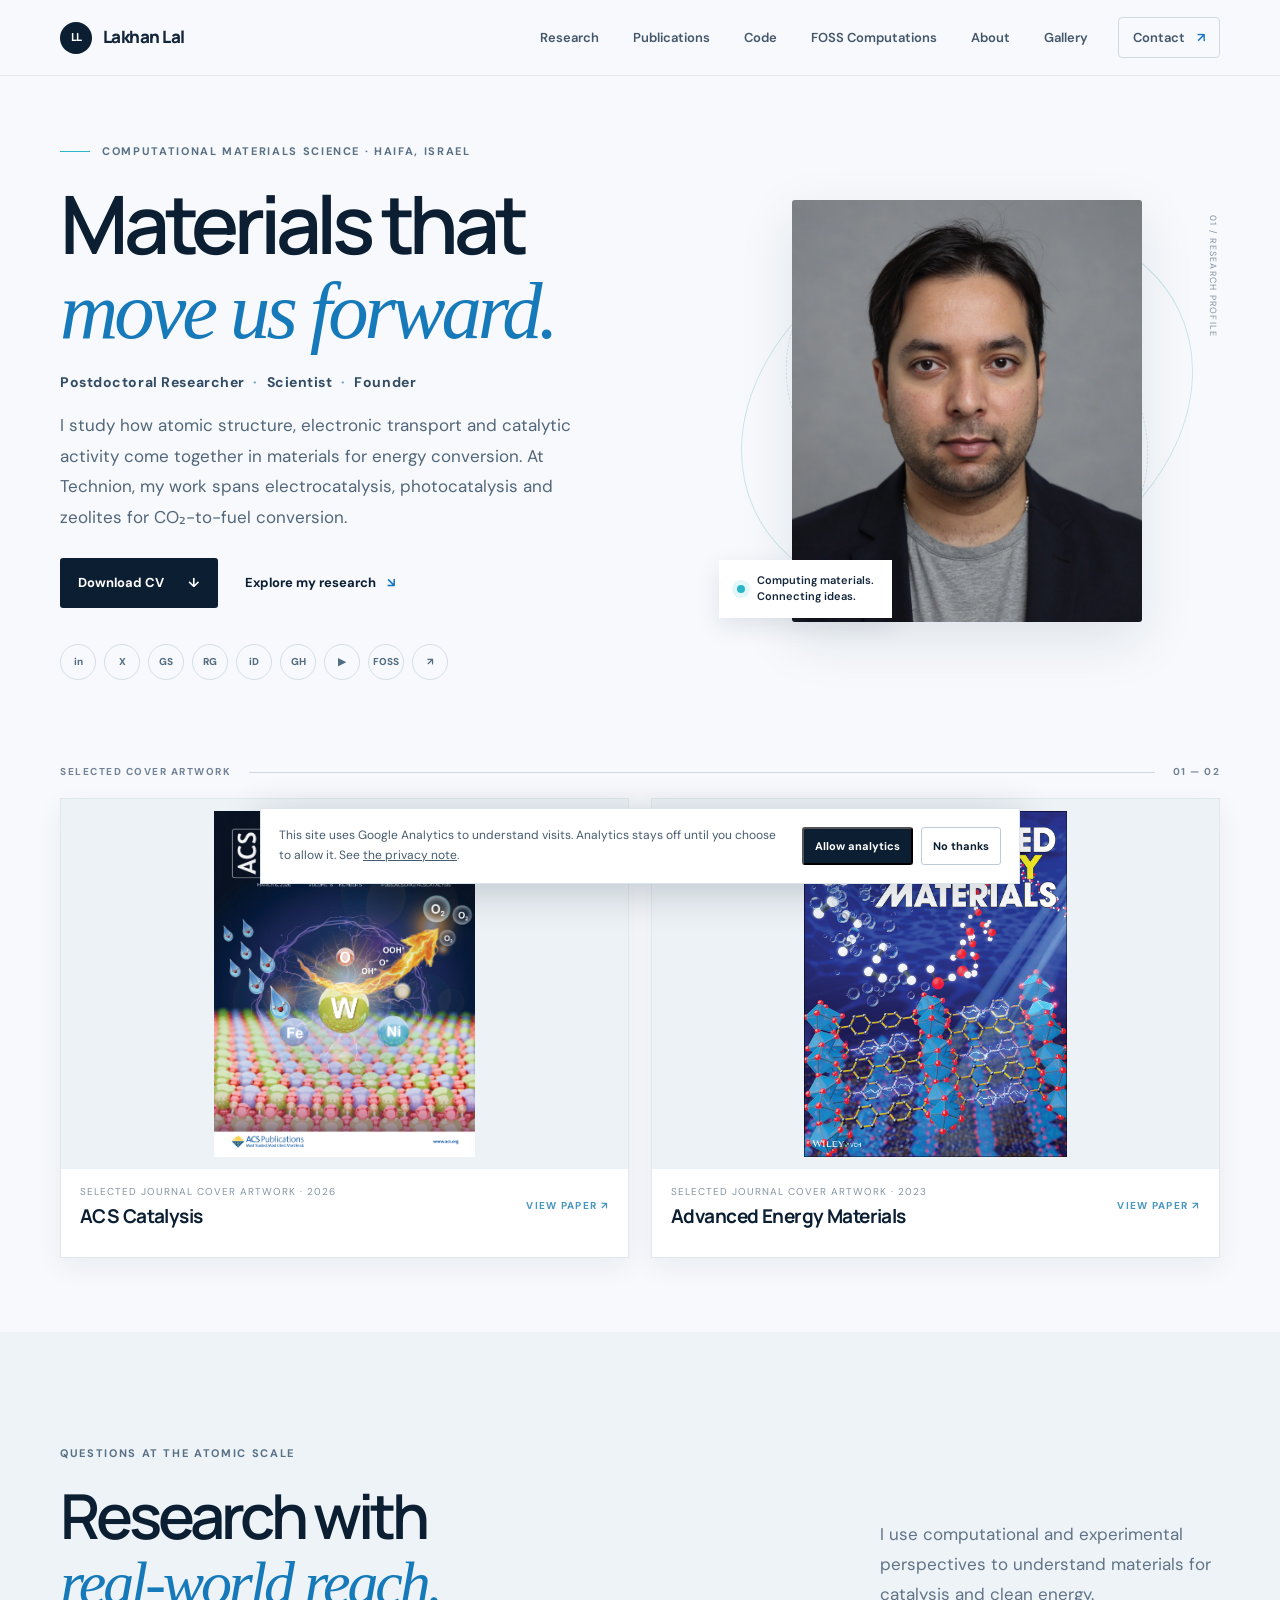
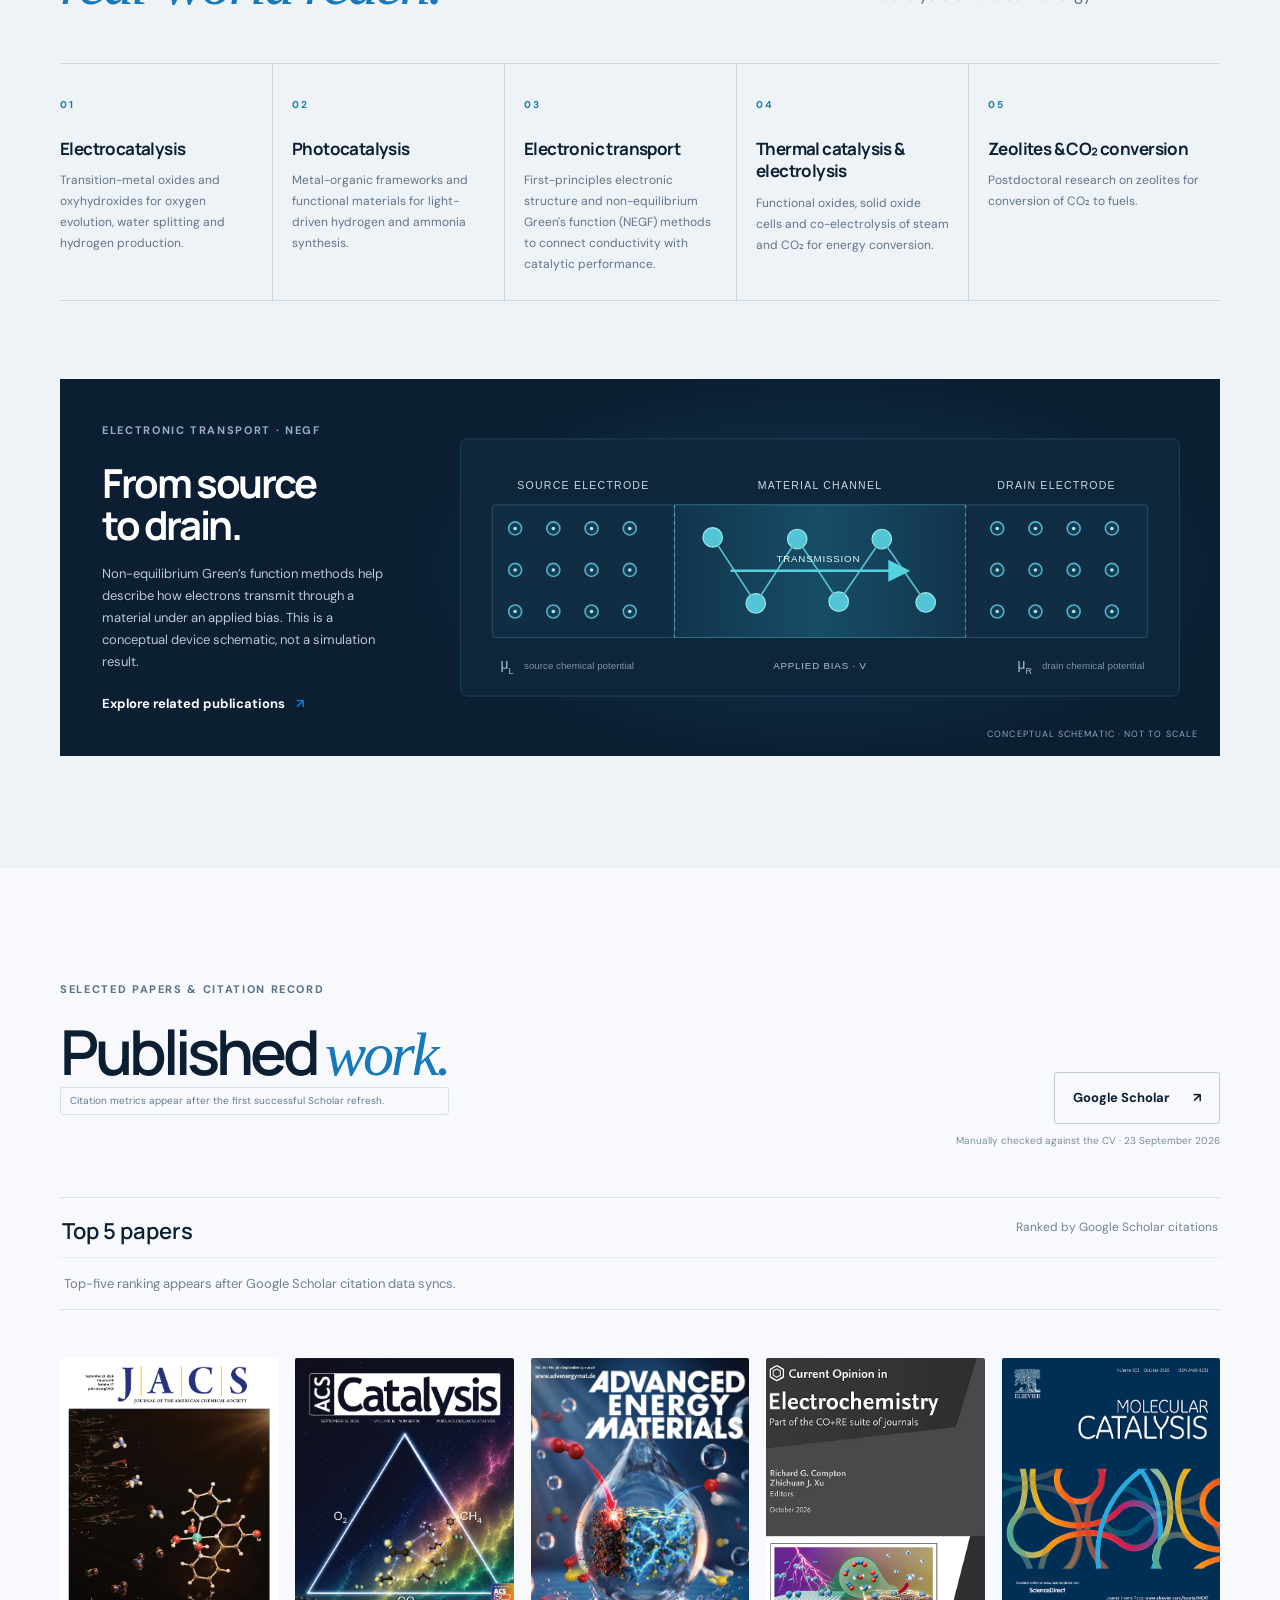
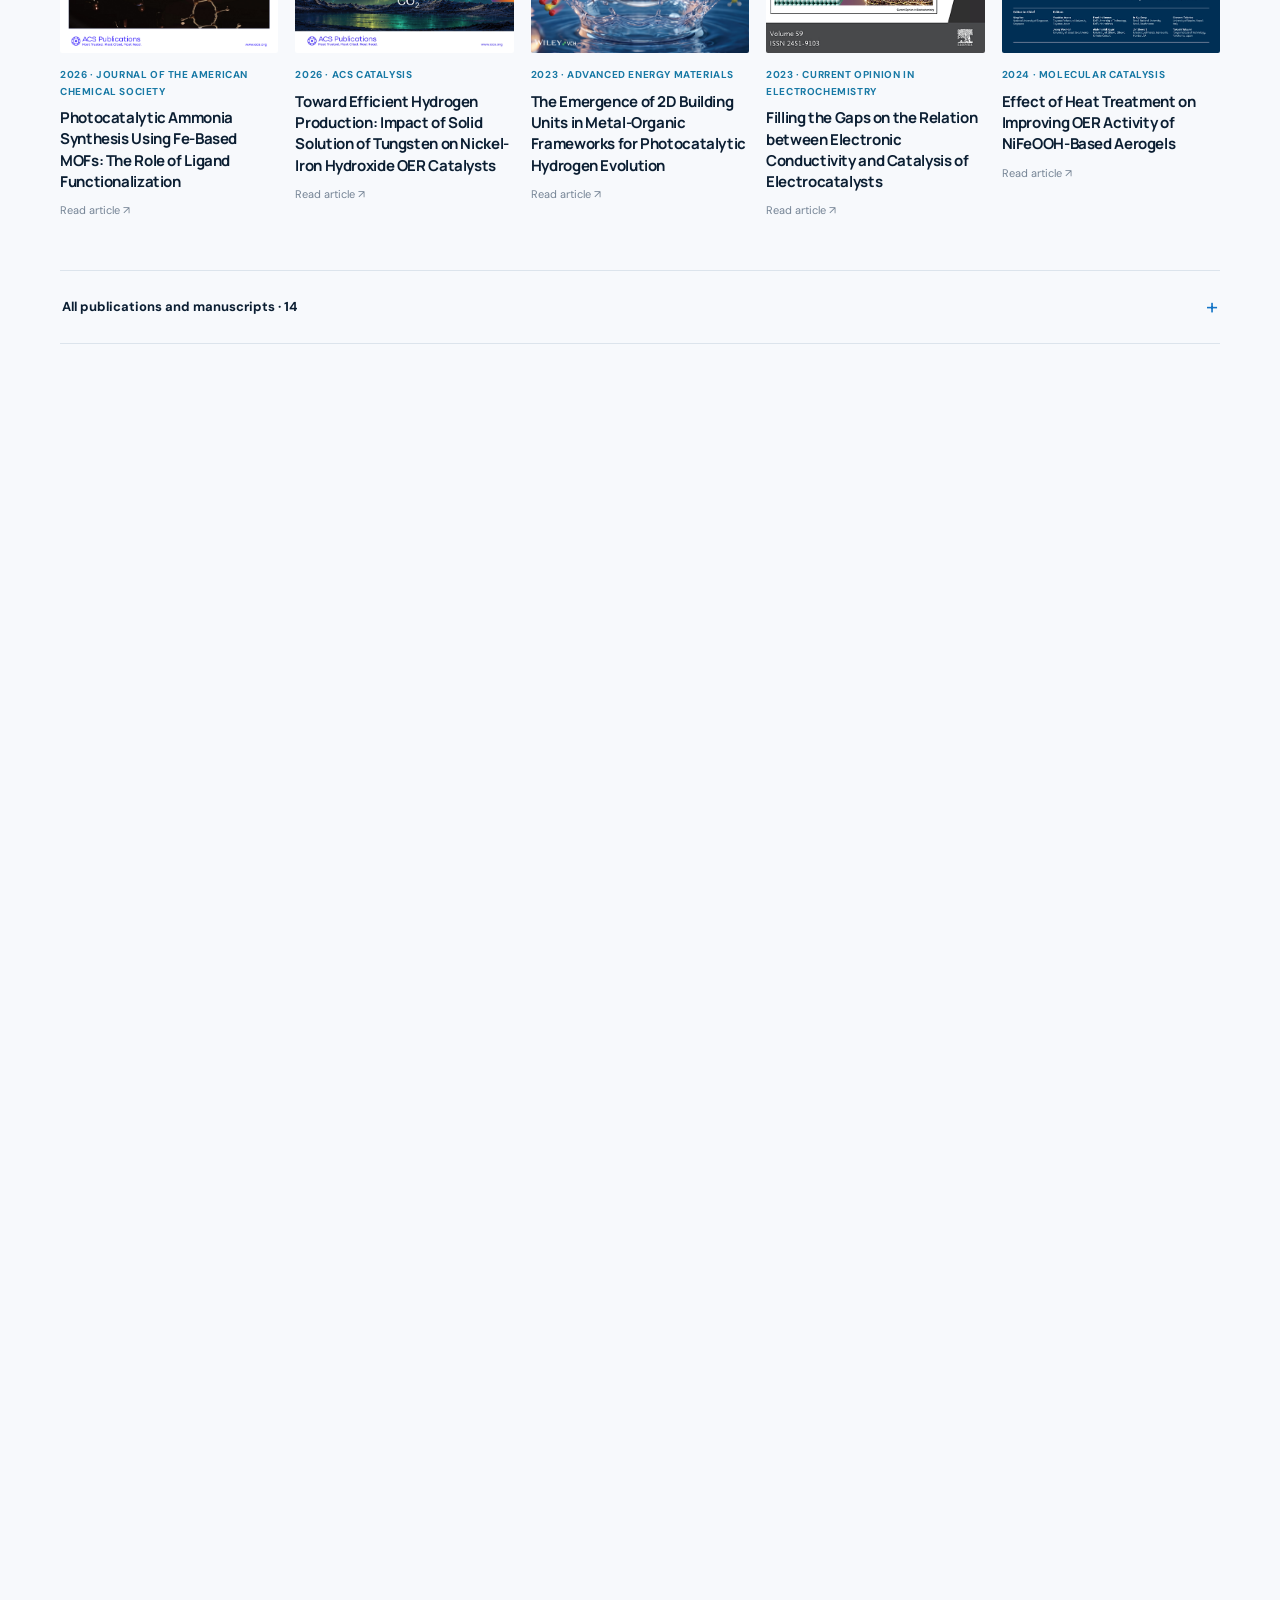
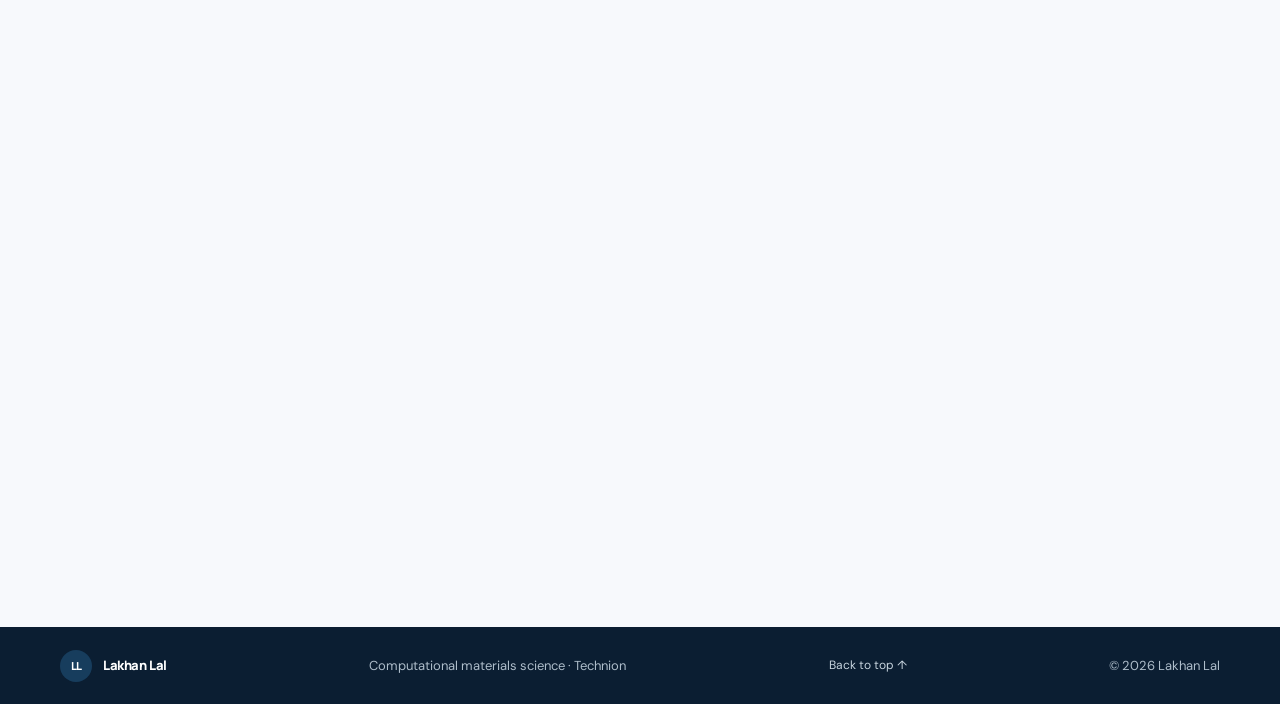
<file: index.html>
<!doctype html>
<html lang="en">
<head>
  <meta charset="utf-8">
  <meta name="viewport" content="width=device-width, initial-scale=1">
  <meta name="theme-color" content="#f7f9fc">
  <meta name="description" content="Lakhan Lal is a postdoctoral researcher in computational materials science at Technion and founder of FOSS Computations.">
  <meta property="og:title" content="Lakhan Lal — Computational Materials Scientist">
  <meta property="og:description" content="Catalysis, electronic transport, and open scientific computing.">
  <meta property="og:type" content="website">
  <title>Lakhan Lal — Computational Materials Scientist</title>
  <link rel="icon" href="assets/images/favicon.svg" type="image/svg+xml">
  <link rel="stylesheet" href="styles.css">
</head>
<body>
  <a class="skip-link" href="#main">Skip to content</a>
  <header class="site-header">
    <a class="wordmark" href="#home" aria-label="Lakhan Lal home"><span class="wordmark-mark">LL</span><span>Lakhan Lal</span></a>
    <button class="menu-toggle" aria-expanded="false" aria-controls="main-nav">Menu</button>
    <nav id="main-nav" aria-label="Main navigation">
      <a href="#research">Research</a><a href="#publications">Publications</a><a href="#code">Code</a><a href="#foss">FOSS Computations</a><a href="#about">About</a>
    </nav>
    <a class="header-contact" href="#contact">Contact <span aria-hidden="true">↗</span></a>
  </header>

  <main id="main">
    <section class="hero section-wrap" id="home" aria-labelledby="hero-title">
      <div class="hero-copy">
        <p class="eyebrow"><span class="eyebrow-line"></span> Computational materials science · Haifa, Israel</p>
        <h1 id="hero-title">Materials that<br><em>move us forward.</em></h1>
        <p class="hero-role">Postdoctoral Researcher <span>·</span> Scientist <span>·</span> Founder</p>
        <p class="hero-intro" id="hero-intro"></p>
        <div class="hero-actions"><a class="button button-dark" id="cv-link" href="assets/files/Lakhan-Lal-CV.pdf" download>Download CV <span aria-hidden="true">↓</span></a><a class="text-link" href="#research">Explore my research <span aria-hidden="true">↘</span></a></div>
        <div class="social-links" id="hero-social" aria-label="Professional profiles"></div>
      </div>
      <div class="hero-visual">
        <div class="hero-orbit orbit-one"></div><div class="hero-orbit orbit-two"></div>
        <div class="portrait-frame"><img id="portrait" src="assets/images/lakhan-lal.jpg" alt="Portrait of Lakhan Lal" fetchpriority="high"></div>
        <div class="hero-caption"><span class="caption-dot"></span><span>Computing materials.<br>Connecting ideas.</span></div>
        <span class="visual-index">01 / RESEARCH PROFILE</span>
      </div>
    </section>

    <section class="cover-strip section-wrap" aria-labelledby="cover-heading">
      <div class="section-kicker"><span>SELECTED COVER ARTWORK</span><span class="kicker-rule"></span><span>01 — 02</span></div>
      <h2 class="sr-only" id="cover-heading">Selected journal cover artwork</h2>
      <div class="selected-covers" id="selected-covers"></div>
    </section>

    <section class="research-section section-pad" id="research" aria-labelledby="research-heading">
      <div class="section-wrap">
        <div class="section-heading"><div><p class="eyebrow">Questions at the atomic scale</p><h2 id="research-heading">Research with<br><em>real-world reach.</em></h2></div><p class="section-lead">I use computational and experimental perspectives to understand materials for catalysis and clean energy.</p></div>
        <div class="research-grid" id="research-grid"></div>
        <div class="negf-panel">
          <div class="negf-copy"><p class="eyebrow">Electronic transport · NEGF</p><h3>From source<br>to drain.</h3><p>Non-equilibrium Green’s function methods help describe how electrons transmit through a material under an applied bias. This is a conceptual device schematic, not a simulation result.</p><a class="text-link" href="#publications">Explore related publications <span aria-hidden="true">↗</span></a></div>
          <div class="negf-figure"><img src="assets/diagrams/negf-clean.svg" alt="Schematic of a two-terminal transport device: left source electrode, central material channel, and right drain electrode, with chemical potentials μ sub L and μ sub R and an applied bias labelled." loading="lazy"><span class="figure-note">CONCEPTUAL SCHEMATIC · NOT TO SCALE</span></div>
        </div>
      </div>
    </section>

    <section class="publication-section section-pad" id="publications" aria-labelledby="publications-heading">
      <div class="section-wrap">
        <div class="section-heading"><div><p class="eyebrow">Selected papers &amp; citation record</p><h2 id="publications-heading">Published <em>work.</em></h2><div class="citation-metrics" id="citation-metrics" aria-live="polite"></div></div><div class="section-aside"><a class="button button-outline" id="scholar-link" href="https://scholar.google.com/citations?user=RjztNlIAAAAJ&amp;hl=en" target="_blank" rel="noreferrer">Google Scholar <span aria-hidden="true">↗</span></a><p class="data-stamp" id="scholar-updated"></p></div></div>
        <div class="featured-grid" id="featured-grid" aria-label="Featured journal articles"></div>
        <details class="all-publications"><summary><span id="publication-count">All publications</span><span class="summary-plus" aria-hidden="true">+</span></summary><div class="publication-list" id="publication-list"></div></details>
      </div>
    </section>

    <section class="projects-section section-pad" id="code" aria-labelledby="code-heading"><div class="section-wrap"><div class="section-heading"><div><p class="eyebrow">Code &amp; reproducible research</p><h2 id="code-heading">Tools that<br><em>others can use.</em></h2></div><p class="section-lead">Open-source tools, scripts and research repositories will be listed here as they are shared. Each entry is managed in one small data file.</p></div><div class="project-list" id="project-list"></div></div></section>

    <section class="foss-section section-pad" id="foss" aria-labelledby="foss-heading">
      <div class="section-wrap foss-layout"><div class="foss-stamp" aria-hidden="true"><span>FOSS</span><span>COMPUTATIONS</span><b>256</b><span>CPU CORES</span></div><div class="foss-copy"><p class="eyebrow">Founder · FOSS Computations</p><h2 id="foss-heading">Open tools.<br><em>Shared possibility.</em></h2><p id="foss-body"></p><p class="foss-focus" id="foss-focus"></p><div class="foss-links"><a class="button button-light" href="https://www.fosscomputations.co.in" target="_blank" rel="noreferrer">FOSS Computations <span aria-hidden="true">↗</span></a><a class="foss-secondary" href="https://positions.fosscomputations.co.in" target="_blank" rel="noreferrer">Open positions <span aria-hidden="true">↗</span></a><a class="foss-secondary" href="https://www.youtube.com/@FOSSComputations" target="_blank" rel="noreferrer">Watch on YouTube <span aria-hidden="true">↗</span></a></div></div></div>
    </section>

    <section class="about-section section-pad" id="about" aria-labelledby="about-heading">
      <div class="section-wrap">
        <div class="section-heading"><div><p class="eyebrow">The path so far</p><h2 id="about-heading">Learning by<br><em>building forward.</em></h2></div><p class="section-lead">From engineering and energy technology to computational materials research at Technion.</p></div>
        <div class="about-columns"><div><h3 class="subhead">Education</h3><ol class="timeline" id="education-list"></ol><div class="gate-note"><span class="gate-mark">G</span><p id="gate-text"></p></div></div><div><h3 class="subhead">Experience</h3><div class="experience-list" id="experience-list"></div><h3 class="subhead skill-heading">Skills</h3><div class="skills-list" id="skills-list"></div><div class="hobby-note"><span aria-hidden="true">✳</span><p id="hobby-text"></p></div></div></div>
      </div>
    </section>

    <section class="contact-section section-pad" id="contact" aria-labelledby="contact-heading"><div class="section-wrap contact-layout"><div><p class="eyebrow">Let’s connect</p><h2 id="contact-heading">Good work<br>starts with <em>a conversation.</em></h2></div><div class="contact-card"><p>For research, collaboration, or FOSS Computations:</p><a class="contact-email" id="contact-email" href="mailto:lakhanlall@campus.technion.ac.il">lakhanlall@campus.technion.ac.il</a><div class="contact-details" id="contact-details"></div><div class="social-links contact-social" id="footer-social" aria-label="More profiles"></div></div></div></section>
  </main>

  <footer class="site-footer"><div class="section-wrap footer-inner"><a class="wordmark" href="#home"><span class="wordmark-mark">LL</span><span>Lakhan Lal</span></a><span>Computational materials science · Technion</span><button class="analytics-settings" id="analytics-settings" type="button">Privacy settings</button><a href="#home">Back to top ↑</a><span>© <span id="year"></span> Lakhan Lal</span></div></footer>
  <div id="consent-banner" class="consent-banner" hidden><p>This site uses Google Analytics to understand visits. Analytics stays off until you choose to allow it. See <a href="PRIVACY.md">the privacy note</a>.</p><div><button id="analytics-accept" class="button button-dark">Allow analytics</button><button id="analytics-decline" class="button button-outline">No thanks</button></div></div>
  <script src="site-config.js"></script><script src="app.js" defer></script>
</body>
</html>
</file>
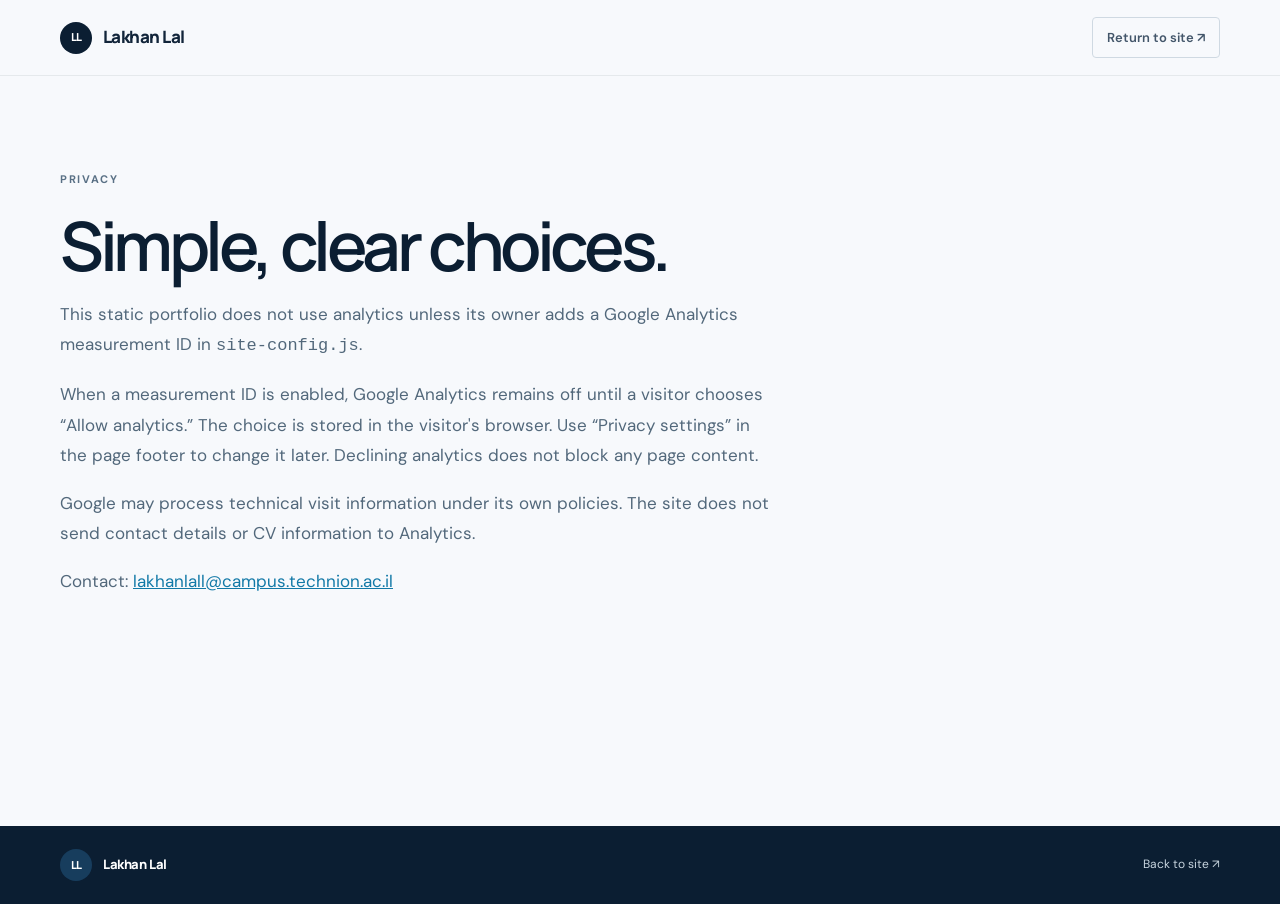
<file: privacy.html>
<!doctype html><html lang="en"><head><meta charset="utf-8"><meta name="viewport" content="width=device-width,initial-scale=1"><meta name="description" content="Privacy and analytics choices for Lakhan Lal's website."><title>Privacy · Lakhan Lal</title><link rel="stylesheet" href="styles.css"><link rel="icon" href="assets/images/favicon.svg" type="image/svg+xml"></head><body><header class="site-header"><a class="wordmark" href="index.html"><span class="wordmark-mark">LL</span><span>Lakhan Lal</span></a><a class="header-contact" href="index.html">Return to site ↗</a></header><main class="privacy-page section-wrap"><p class="eyebrow">Privacy</p><h1>Simple, clear choices.</h1><p>This static portfolio does not use analytics unless its owner adds a Google Analytics measurement ID in <code>site-config.js</code>.</p><p>When a measurement ID is enabled, Google Analytics remains off until a visitor chooses “Allow analytics.” The choice is stored in the visitor's browser. Use “Privacy settings” in the page footer to change it later. Declining analytics does not block any page content.</p><p>Google may process technical visit information under its own policies. The site does not send contact details or CV information to Analytics.</p><p>Contact: <a href="mailto:lakhanlall@campus.technion.ac.il">lakhanlall@campus.technion.ac.il</a></p></main><footer class="site-footer"><div class="section-wrap footer-inner"><a class="wordmark" href="index.html"><span class="wordmark-mark">LL</span><span>Lakhan Lal</span></a><a href="index.html">Back to site ↗</a></div></footer></body></html>
</file>
<file: styles.css>
@import url('https://fonts.googleapis.com/css2?family=DM+Sans:wght@400;500;600;700&family=Manrope:wght@400;500;600;700;800&display=swap');
:root{--ink:#12253a;--navy:#0b1e32;--blue:#1475c7;--cyan:#29b6c9;--paper:#f7f9fc;--white:#fff;--muted:#647487;--line:#dce4ec;--serif:Georgia,'Times New Roman',serif;--sans:'DM Sans',Arial,sans-serif;--display:Manrope,'DM Sans',sans-serif;--wrap:1160px;--shadow:0 18px 55px rgba(13,39,65,.1)}
*{box-sizing:border-box}html{scroll-behavior:smooth;scroll-padding-top:84px}body{margin:0;background:var(--paper);color:var(--ink);font-family:var(--sans);font-size:16px;line-height:1.65}img{max-width:100%;display:block}a{color:inherit;text-decoration:none}button{font:inherit}::selection{background:#c8eff4;color:var(--navy)}.section-wrap{width:min(calc(100% - 56px),var(--wrap));margin-inline:auto}.section-pad{padding:112px 0}.sr-only{position:absolute;width:1px;height:1px;padding:0;margin:-1px;overflow:hidden;clip:rect(0,0,0,0);white-space:nowrap;border:0}.skip-link{position:absolute;z-index:20;left:16px;top:-60px;padding:10px 16px;background:var(--white)}.skip-link:focus{top:12px}.site-header{height:76px;display:flex;align-items:center;justify-content:space-between;gap:30px;padding:0 max(28px,calc((100% - var(--wrap))/2));border-bottom:1px solid rgba(18,37,58,.08);background:rgba(247,249,252,.94);position:sticky;top:0;z-index:10;backdrop-filter:blur(16px)}.wordmark{display:inline-flex;align-items:center;gap:11px;font-family:var(--display);font-weight:800;letter-spacing:-.03em}.wordmark-mark{display:grid;place-items:center;background:var(--navy);color:#fff;width:32px;height:32px;border-radius:50%;font-size:11px;letter-spacing:-.05em}.site-header nav{display:flex;align-items:center;gap:34px;margin-left:auto}.site-header nav a,.header-contact{font-size:13px;font-weight:600;color:#43566a}.site-header nav a:hover,.header-contact:hover,.text-link:hover{color:var(--blue)}.header-contact{padding:9px 14px;border:1px solid #cfd9e2;border-radius:4px}.header-contact span{padding-left:9px;color:var(--blue)}.menu-toggle{display:none;background:none;border:0;color:var(--ink)}.hero{min-height:650px;display:grid;grid-template-columns:1.1fr .9fr;align-items:center;padding-block:66px 84px;gap:36px}.hero-copy{position:relative;z-index:1}.eyebrow{font-size:11px;text-transform:uppercase;letter-spacing:.15em;font-weight:700;color:#597085;margin:0 0 22px;display:flex;align-items:center;gap:12px}.eyebrow-line{height:1px;width:30px;background:var(--cyan)}h1,h2,h3,p{margin-top:0}h1,h2{font-family:var(--display);font-weight:600;letter-spacing:-.065em;line-height:1.04;color:var(--navy)}h1{font-size:clamp(50px,6.3vw,82px);margin-bottom:18px}h1 em,h2 em{font-family:var(--serif);font-weight:400;color:#1679b9;letter-spacing:-.05em}.hero-role{font-size:14px;font-weight:700;letter-spacing:.04em;color:#334c64;margin-bottom:16px}.hero-role span{color:#7da1b7;padding:0 5px}.hero-intro{max-width:550px;color:#526679;font-size:17px;line-height:1.8;margin-bottom:26px}.hero-actions{display:flex;align-items:center;gap:27px;margin-bottom:36px}.button{display:inline-flex;align-items:center;justify-content:center;gap:24px;padding:14px 18px;min-height:48px;border-radius:3px;font-weight:700;font-size:13px;transition:transform .2s,background .2s}.button:hover{transform:translateY(-2px)}.button-dark{background:var(--navy);color:white}.button-dark:hover{background:#17385b}.button-outline{border:1px solid #becbd8;color:var(--navy);background:transparent}.button-outline:hover{border-color:var(--blue);color:var(--blue)}.text-link{font-size:13px;font-weight:700;color:var(--navy)}.text-link span{color:var(--blue);margin-left:8px}.social-links{display:flex;flex-wrap:wrap;gap:8px}.social-icon{width:36px;height:36px;display:grid;place-items:center;border:1px solid #d5dfe7;border-radius:50%;font-size:10px;font-weight:800;color:#526c81;transition:all .2s}.social-icon:hover{color:#fff;background:var(--blue);border-color:var(--blue);transform:translateY(-2px)}.hero-visual{position:relative;min-height:490px;display:grid;place-items:center}.portrait-frame{position:relative;width:min(350px,72%);aspect-ratio:.83;z-index:1;overflow:hidden;box-shadow:var(--shadow);background:#d8dfe4;border-radius:3px}.portrait-frame img{height:100%;width:100%;object-fit:cover;object-position:center 28%;filter:saturate(.84)}.hero-orbit{position:absolute;border:1px solid #c8e4ea;border-radius:50%;aspect-ratio:1}.orbit-one{width:470px;max-width:100%;transform:rotate(-25deg) scaleY(.76)}.orbit-two{width:390px;max-width:85%;border-style:dashed;transform:rotate(34deg) scaleY(.75)}.hero-caption{position:absolute;z-index:2;bottom:38px;left:5px;background:white;padding:13px 18px;display:flex;align-items:center;gap:12px;box-shadow:0 8px 25px rgba(12,35,58,.1);font-size:11px;font-weight:600;line-height:1.45}.caption-dot{height:8px;width:8px;background:var(--cyan);border-radius:50%;box-shadow:0 0 0 5px #e3f7f8}.visual-index{position:absolute;right:0;top:10%;writing-mode:vertical-rl;font-size:9px;letter-spacing:.14em;color:#8191a0}.cover-strip{padding-bottom:74px}.section-kicker{display:flex;align-items:center;gap:18px;font-size:10px;font-weight:700;letter-spacing:.15em;color:#718296}.kicker-rule{height:1px;background:#cfd9e2;flex:1}.selected-covers{display:grid;grid-template-columns:1fr 1fr;gap:22px;margin-top:18px}.selected-cover{position:relative;min-height:182px;overflow:hidden;display:flex;align-items:end;background:var(--navy);color:white}.selected-cover img{position:absolute;inset:0;width:100%;height:100%;object-fit:cover;object-position:center 32%;opacity:.48;transition:transform .55s}.selected-cover:hover img{transform:scale(1.04)}.selected-cover::after{content:'';position:absolute;inset:0;background:linear-gradient(90deg,rgba(6,22,39,.86),rgba(6,22,39,.1))}.selected-cover-caption{position:relative;z-index:1;padding:24px}.selected-cover-caption span{font-size:10px;letter-spacing:.13em;text-transform:uppercase;opacity:.78}.selected-cover-caption h3{font-family:var(--display);font-size:23px;letter-spacing:-.04em;margin:7px 0 0}.research-section{background:#edf3f7}.section-heading{display:flex;align-items:end;justify-content:space-between;gap:40px;margin-bottom:48px}.section-heading h2{font-size:clamp(40px,5vw,62px);margin:0}.section-lead{max-width:340px;color:#617386;line-height:1.75;margin:0 0 6px}.research-grid{display:grid;grid-template-columns:repeat(5,1fr);border-top:1px solid #cbd7e0;border-bottom:1px solid #cbd7e0}.research-card{padding:24px 19px 25px 0;border-right:1px solid #cbd7e0;margin-right:19px}.research-card:last-child{border:0;margin:0}.research-card .num{font-size:10px;letter-spacing:.15em;color:#147da8;font-weight:700}.research-card h3{font-family:var(--display);font-size:17px;line-height:1.3;letter-spacing:-.035em;margin:22px 0 10px;color:var(--navy)}.research-card p{font-size:12px;line-height:1.75;color:#627488;margin:0}.negf-panel{margin-top:78px;background:var(--navy);color:white;display:grid;grid-template-columns:.7fr 1.3fr;min-height:370px;overflow:hidden}.negf-copy{padding:42px 28px 40px 42px;align-self:center}.negf-copy .eyebrow{color:#93b0c4}.negf-copy h3{font-family:var(--display);font-size:40px;letter-spacing:-.06em;line-height:1.05;margin-bottom:17px}.negf-copy p:not(.eyebrow){font-size:13px;color:#b9c9d5;line-height:1.7}.negf-copy .text-link{color:white;display:inline-block;margin-top:7px}.negf-figure{position:relative;padding:26px;display:grid;place-items:center;background:radial-gradient(ellipse at 50% 50%,#123d57,#0b1e32 73%)}.negf-figure img{width:100%;max-height:310px}.figure-note{position:absolute;right:22px;bottom:14px;font-size:9px;letter-spacing:.12em;color:#90a9bb}.publication-section{background:var(--paper)}.section-aside{text-align:right}.section-aside .button{margin-bottom:9px}.data-stamp{font-size:10px;color:#7a8c9b;margin:0}.featured-grid{display:grid;grid-template-columns:repeat(5,1fr);gap:17px}.article-card{min-width:0}.article-image{aspect-ratio:.74;background:#e6edf2;overflow:hidden;display:block;border-radius:2px}.article-image img{width:100%;height:100%;object-fit:cover;transition:transform .45s}.article-image:hover img{transform:scale(1.04)}.article-meta{font-size:10px;letter-spacing:.06em;text-transform:uppercase;color:#1879a5;margin:14px 0 7px;font-weight:700}.article-card h3{font-family:var(--display);font-size:15px;line-height:1.42;letter-spacing:-.025em;margin:0 0 9px;color:var(--navy)}.article-card .journal{font-size:11px;color:#758495;margin:0}.all-publications{margin-top:50px;border-top:1px solid var(--line);border-bottom:1px solid var(--line)}.all-publications summary{cursor:pointer;list-style:none;padding:18px 2px;display:flex;align-items:center;justify-content:space-between;font-size:13px;font-weight:700;color:var(--navy)}.all-publications summary::-webkit-details-marker{display:none}.summary-plus{font-size:22px;font-weight:400;color:var(--blue);transition:transform .2s}.all-publications[open] .summary-plus{transform:rotate(45deg)}.publication-list{border-top:1px solid var(--line)}.publication-row{display:grid;grid-template-columns:54px 1fr 200px;gap:18px;padding:17px 4px;border-bottom:1px solid #e7edf2;align-items:start}.publication-row:last-child{border:0}.pub-year{font-size:12px;color:#1680ab;font-weight:700}.publication-row h3{font-family:var(--sans);font-size:14px;line-height:1.5;margin:0 0 4px;font-weight:600;letter-spacing:0}.publication-row p{font-size:12px;color:#768698;margin:0}.publication-row .pub-link{text-align:right;font-size:11px;color:#3e657f}.foss-section{background:var(--navy);color:white;overflow:hidden;position:relative}.foss-section::before{content:'';position:absolute;width:640px;height:640px;border:1px solid rgba(93,183,210,.19);border-radius:50%;right:-170px;top:-180px;box-shadow:0 0 0 70px rgba(33,105,137,.1),0 0 0 140px rgba(33,105,137,.06)}.foss-layout{position:relative;z-index:1;display:grid;grid-template-columns:.8fr 1.2fr;align-items:center;gap:70px}.foss-stamp{width:260px;aspect-ratio:1;border:1px solid rgba(122,193,216,.5);border-radius:50%;display:flex;flex-direction:column;align-items:center;justify-content:center;color:#9bb7c9;position:relative}.foss-stamp::before,.foss-stamp::after{content:'';position:absolute;inset:17px;border:1px dashed rgba(122,193,216,.32);border-radius:50%}.foss-stamp::after{inset:36px;border-style:solid;border-color:rgba(122,193,216,.24)}.foss-stamp span{z-index:1;font-size:10px;letter-spacing:.16em}.foss-stamp span:first-child{font-family:var(--display);font-size:25px;font-weight:800;letter-spacing:.2em;color:white}.foss-stamp b{z-index:1;font-family:var(--display);font-size:57px;line-height:1;color:#42c3d1;letter-spacing:-.08em;margin:10px 0 3px}.foss-copy .eyebrow{color:#9db4c4}.foss-copy h2{font-size:clamp(40px,5vw,60px);color:white;margin-bottom:24px}.foss-copy h2 em{color:#43c4d0}.foss-copy>p:not(.eyebrow){color:#c0cdd8;max-width:600px;font-size:15px;line-height:1.8}.foss-focus{border-left:2px solid #37b9ca;padding-left:15px}.foss-links{display:flex;align-items:center;flex-wrap:wrap;gap:13px 25px;margin-top:27px}.button-light{background:white;color:var(--navy)}.button-light:hover{background:#d8f3f4}.foss-secondary{font-size:12px;color:#e1ebf1}.foss-secondary:hover{color:#53d1dd}.about-section{background:#edf3f7}.about-columns{display:grid;grid-template-columns:1fr 1fr;gap:90px}.subhead{font-family:var(--display);font-size:14px;text-transform:uppercase;letter-spacing:.12em;color:#3d596e;margin-bottom:22px}.timeline{list-style:none;padding:0;margin:0;border-left:1px solid #b7c8d5}.timeline li{position:relative;padding:0 0 25px 24px}.timeline li::before{content:'';position:absolute;left:-5px;top:8px;width:9px;height:9px;background:#27a9bf;border:2px solid #edf3f7;border-radius:50%}.timeline .year{font-size:11px;color:#1680a9;letter-spacing:.08em;font-weight:700}.timeline h4{font-family:var(--display);font-size:15px;letter-spacing:-.025em;line-height:1.4;margin:3px 0}.timeline p{font-size:12px;color:#667a8d;line-height:1.55;margin:0}.thesis{font-size:11px!important;font-style:italic;margin-top:6px!important}.gate-note{display:flex;align-items:center;gap:13px;background:#e1eaf0;padding:13px 15px;margin-top:8px}.gate-mark{height:29px;width:29px;border:1px solid #9cb2c2;display:grid;place-items:center;border-radius:50%;font-size:12px;font-weight:700;color:#36617a;flex:none}.gate-note p{font-size:12px;color:#52697c;margin:0;line-height:1.5}.experience-item{padding:0 0 19px 17px;border-left:1px solid #c3d0d9;margin-left:4px;position:relative}.experience-item::before{content:'';position:absolute;left:-4px;top:7px;height:7px;width:7px;border-radius:50%;background:#27a9bf}.experience-item .dates{font-size:10px;color:#1680a9;letter-spacing:.08em;font-weight:700}.experience-item h4{font-family:var(--display);font-size:15px;margin:3px 0}.experience-item .place{font-size:12px;color:#334f65;margin-bottom:3px}.experience-item p{font-size:12px;color:#708194;margin:0}.skill-heading{margin:18px 0 14px}.skill-group{margin-bottom:12px}.skill-group h4{font-size:11px;color:#405d72;margin:0 0 7px}.skill-tags{display:flex;flex-wrap:wrap;gap:6px}.skill-tags span{font-size:10px;padding:4px 8px;background:#fff;border:1px solid #dce5eb;color:#526a7d;border-radius:2px}.hobby-note{display:flex;gap:13px;align-items:center;border-top:1px solid #cbd7e0;margin-top:21px;padding-top:16px}.hobby-note>span{color:#1680a9;font-size:20px}.hobby-note p{font-size:12px;color:#607588;margin:0}.contact-section{background:#e1eaf0}.contact-layout{display:grid;grid-template-columns:1fr .8fr;align-items:center;gap:80px}.contact-layout h2{font-size:clamp(40px,5vw,61px);margin:0}.contact-layout h2 em{color:#1679b9}.contact-card{padding:31px 32px;background:#f7f9fc;box-shadow:0 12px 35px rgba(17,44,66,.07)}.contact-card>p{font-size:12px;color:#677b8e;margin:0 0 9px}.contact-email{font-family:var(--display);font-size:clamp(17px,2vw,22px);letter-spacing:-.03em;color:#1077a9;font-weight:600}.contact-details{display:flex;gap:10px 19px;flex-wrap:wrap;border-top:1px solid #dce4eb;margin-top:19px;padding-top:15px;color:#64798c;font-size:11px}.contact-social{margin-top:17px}.contact-social .social-icon{width:31px;height:31px;background:white}.site-footer{background:var(--navy);color:#aebdca;padding:23px 0}.footer-inner{display:flex;align-items:center;justify-content:space-between;gap:20px;font-size:10px}.footer-inner .wordmark{color:white;font-size:13px}.footer-inner .wordmark-mark{background:#173d5d}.footer-inner a:not(.wordmark){color:#c7d4de}.footer-inner a:hover{color:#54ced8}.consent-banner{position:fixed;z-index:30;bottom:16px;left:16px;right:16px;margin:auto;max-width:760px;padding:17px 18px;background:white;box-shadow:0 8px 40px rgba(5,25,45,.2);display:flex;align-items:center;justify-content:space-between;gap:15px;border:1px solid var(--line)}.consent-banner[hidden]{display:none}.consent-banner p{font-size:12px;margin:0;color:#465b6d}.consent-banner p a{text-decoration:underline}.consent-banner>div{display:flex;gap:8px;flex:none}.consent-banner .button{min-height:38px;padding:8px 11px;gap:5px;font-size:11px}
@media(max-width:900px){.site-header{gap:15px}.site-header nav{gap:18px}.hero{min-height:560px}.hero-visual{min-height:420px}.research-grid{grid-template-columns:repeat(3,1fr)}.research-card:nth-child(3){border-right:0;margin-right:0}.research-card:nth-child(n+4){border-top:1px solid #cbd7e0}.featured-grid{grid-template-columns:repeat(5,minmax(125px,1fr));overflow-x:auto;padding-bottom:8px}.foss-layout{gap:40px}.about-columns{gap:48px}}
@media(max-width:640px){.section-wrap{width:min(calc(100% - 38px),var(--wrap))}.section-pad{padding:78px 0}.site-header{height:64px;padding-inline:19px}.site-header nav{display:none;position:absolute;top:63px;left:0;right:0;padding:14px 20px 20px;background:var(--paper);border-bottom:1px solid var(--line);flex-direction:column;align-items:flex-start;gap:16px}.site-header nav.open{display:flex}.menu-toggle{display:block;margin-left:auto;font-weight:700;font-size:12px}.header-contact{font-size:11px;padding:7px 9px}.hero{grid-template-columns:1fr;padding-top:56px;padding-bottom:44px;gap:12px}.hero h1{font-size:54px}.hero-intro{font-size:15px}.hero-actions{gap:16px;flex-wrap:wrap}.hero-visual{min-height:360px}.portrait-frame{width:255px;aspect-ratio:.9}.hero-orbit.orbit-one{width:350px}.hero-orbit.orbit-two{width:300px}.hero-caption{left:calc(50% - 158px);bottom:17px}.visual-index{right:6%;top:5%}.cover-strip{padding-bottom:54px}.selected-covers{gap:11px}.selected-cover{min-height:145px}.selected-cover-caption{padding:13px}.selected-cover-caption h3{font-size:17px}.selected-cover-caption span{font-size:8px}.section-heading{display:block;margin-bottom:30px}.section-heading h2{font-size:43px}.section-lead{margin-top:18px;font-size:14px}.research-grid{grid-template-columns:1fr 1fr}.research-card,.research-card:nth-child(3){border-right:1px solid #cbd7e0;margin-right:15px;padding:20px 15px 21px 0}.research-card:nth-child(even){border-right:0;margin:0}.research-card:nth-child(3){border-top:1px solid #cbd7e0}.research-card:nth-child(4){border-top:1px solid #cbd7e0}.research-card:last-child{border-top:1px solid #cbd7e0}.research-card h3{font-size:15px;margin-top:14px}.research-card p{font-size:12px}.negf-panel{grid-template-columns:1fr;margin-top:48px}.negf-copy{padding:31px 25px 18px}.negf-copy h3{font-size:35px}.negf-figure{min-height:230px;padding:12px}.figure-note{right:13px}.section-aside{text-align:left;margin-top:18px}.featured-grid{grid-template-columns:repeat(5,150px);gap:12px}.article-meta{font-size:9px}.article-card h3{font-size:13px}.article-image{aspect-ratio:.72}.publication-row{grid-template-columns:44px 1fr;gap:9px}.publication-row .pub-link{grid-column:2;text-align:left}.foss-layout{grid-template-columns:1fr;gap:31px}.foss-stamp{width:195px;margin:auto}.foss-stamp b{font-size:43px}.foss-copy h2{font-size:43px}.foss-copy>p:not(.eyebrow){font-size:14px}.foss-links{gap:12px 16px}.about-columns{grid-template-columns:1fr;gap:44px}.contact-layout{grid-template-columns:1fr;gap:27px}.contact-layout h2{font-size:43px}.contact-card{padding:23px 20px}.contact-email{font-size:17px}.footer-inner{display:grid;grid-template-columns:1fr auto}.footer-inner>span:nth-child(2){grid-row:2;grid-column:1}.footer-inner>span:last-child{grid-row:2;grid-column:2}.consent-banner{align-items:flex-start;flex-direction:column;bottom:8px;left:8px;right:8px}.consent-banner>div{width:100%}.consent-banner .button{flex:1}}
@media(prefers-reduced-motion:reduce){*,*::before,*::after{scroll-behavior:auto!important;transition:none!important;animation:none!important}}
.citation-metrics{display:flex;gap:9px;margin-top:15px}.citation-metrics:empty{display:none}.citation-metrics span{font-size:10px;color:#657b8e;padding:5px 9px;border:1px solid #d8e1e8;border-radius:3px}.citation-metrics b{color:#1279a7;font-size:12px}.analytics-settings{display:none;color:#c7d4de;background:none;border:0;padding:0;font-size:10px;cursor:pointer}.analytics-settings:hover{text-decoration:underline}
.projects-section{background:#fff}.project-list{border-top:1px solid var(--line);border-bottom:1px solid var(--line)}.project-row{display:grid;grid-template-columns:50px 1fr 24px;gap:17px;align-items:center;padding:18px 5px;border-bottom:1px solid #e9eef2}.project-row:last-child{border-bottom:0}.project-row b{display:block;font-family:var(--display);font-size:15px;color:var(--navy)}.project-row small{display:block;color:#6b7f90;font-size:12px;margin-top:3px}.project-row:hover b,.project-arrow{color:var(--blue)}.project-mark{width:34px;height:34px;border:1px solid #cbd9e2;display:grid;place-items:center;border-radius:50%;font-family:monospace;color:#2783a5;font-size:12px}.projects-empty{display:flex;align-items:center;gap:16px;padding:23px 5px}.projects-empty p{color:#65798a;font-size:13px;margin:0;flex:1}.projects-empty .button{min-height:40px}.privacy-page{min-height:calc(100vh - 150px);padding-top:94px;padding-bottom:120px}.privacy-page h1{font-size:clamp(42px,6vw,68px);max-width:700px}.privacy-page p:not(.eyebrow){max-width:720px;color:#52687b;line-height:1.8}.privacy-page a{color:#1279a7;text-decoration:underline}
.selected-cover{display:flex;flex-direction:column;align-items:stretch;min-height:460px;background:#fff;color:var(--navy);border:1px solid #e0e7ed;box-shadow:0 9px 26px rgba(13,39,65,.06);overflow:hidden}.selected-cover img{position:static;inset:auto;width:100%;height:370px;object-fit:contain;object-position:center;background:#edf2f6;opacity:1;padding:12px;transition:transform .35s}.selected-cover:hover img{transform:scale(1.025)}.selected-cover::after{content:none}.selected-cover-caption{position:static;z-index:auto;padding:15px 19px;display:grid;grid-template-columns:1fr auto;gap:4px 12px;background:#fff;color:var(--navy)}.selected-cover-caption>span:first-child{font-size:10px;letter-spacing:.1em;text-transform:uppercase;color:#61778a}.selected-cover-caption strong{font-family:var(--display);font-size:19px;line-height:1.25;letter-spacing:-.03em}.cover-link-hint{grid-column:2;grid-row:1 / span 2;align-self:center;color:#1379ad;font-size:11px;font-weight:700;white-space:nowrap}.negf-panel{grid-template-columns:.62fr 1.38fr}.negf-figure{min-width:0}.negf-figure img{max-width:920px}
@media(max-width:900px){.selected-cover{min-height:400px}.selected-cover img{height:320px}.selected-cover-caption strong{font-size:17px}.cover-link-hint{font-size:10px}}
@media(max-width:640px){.selected-cover{min-height:0}.selected-cover img{height:300px;padding:10px}.selected-cover-caption{padding:12px}.selected-cover-caption strong{font-size:15px}.cover-link-hint{display:none}.negf-copy{padding-bottom:14px}.negf-figure{padding:8px}.negf-figure img{max-height:none}}
/* Scholar dashboard, gallery, audience and motion */
body{font-size:17px}.footer-inner{font-size:13px}.footer-inner button,.footer-inner>a:not(.wordmark){font-size:12px}
.scholar-dashboard{display:block;color:inherit}.citation-metrics{display:grid;grid-template-columns:repeat(3,minmax(120px,1fr));gap:12px;margin:0 0 34px}.metric-card{display:flex;flex-direction:column;padding:17px 19px!important;background:#fff;border:1px solid #dce5ec!important;border-radius:5px;box-shadow:0 8px 24px rgba(15,43,67,.05);transition:transform .2s}.metric-card b{font-family:var(--display);font-size:clamp(26px,3vw,36px)!important;color:var(--navy)!important}.metric-card small{font-size:12px;color:#667b8d;text-transform:uppercase;letter-spacing:.08em}.scholar-dashboard:hover .metric-card{transform:translateY(-3px)}.metric-pending{grid-column:1/-1;font-size:13px;color:#64798c;padding:12px 0}
.top-papers{margin:0 0 48px;border-block:1px solid var(--line)}.top-papers-heading{display:flex;justify-content:space-between;gap:20px;padding:20px 2px 12px}.top-papers-heading h3{font:600 22px/1.2 var(--display);color:var(--navy);margin:0}.top-papers-heading>span{font-size:12px;color:#718396}.top-papers ol{list-style:none;margin:0;padding:0}.top-papers li{border-top:1px solid #e7edf2}.top-papers li>a{display:flex;justify-content:space-between;align-items:center;gap:20px;padding:14px 4px}.top-papers li strong{font-size:15px;color:var(--navy)}.top-papers li small{display:block;color:#748699;font-size:12px}.paper-citations{color:#1479a8;font-family:var(--display);font-size:17px;white-space:nowrap;text-align:right}.paper-citations small{font:500 10px var(--sans);text-transform:uppercase}.top-papers-empty{padding:15px 4px;color:#6f8292;font-size:13px}.education-result{font-weight:700;color:#355d76!important}
.gallery-section{background:#fff}.gallery-grid{display:grid;grid-template-columns:repeat(3,minmax(0,1fr));gap:18px}.gallery-card{margin:0;background:#f2f6f8;border:1px solid #e0e8ed;overflow:hidden}.gallery-card img{width:100%;aspect-ratio:1.25;object-fit:cover;transition:transform .4s}.gallery-card:hover img{transform:scale(1.025)}.gallery-card figcaption{padding:12px 14px;font-size:13px;color:#4f6679}.gallery-empty{grid-column:1/-1;display:flex;align-items:center;gap:18px;padding:27px;background:#f3f7f9;border:1px dashed #b9cbd6;color:#546d80}.gallery-empty>span{font-size:32px;color:#1383a0}.gallery-empty strong{font:600 18px var(--display);color:var(--navy)}.gallery-empty p{font-size:14px;margin:5px 0 0}.gallery-empty code,.audience-empty code{padding:2px 5px;background:#e7eef2;border-radius:3px}
.audience-section{display:none!important}.audience-inner{display:grid;grid-template-columns:1fr auto;align-items:center;gap:8px 30px}.audience-inner .eyebrow{margin-bottom:9px}.audience-inner h2{font-size:30px;margin:0}.audience-note,.audience-empty{font-size:12px;color:#6b7f90}.audience-data{min-width:260px}.audience-total{display:flex;align-items:baseline;gap:10px}.audience-total>b{font:700 31px var(--display);color:var(--navy)}.audience-total>span{font-size:12px;color:#61778a}.country-list{display:flex;flex-wrap:wrap;gap:6px;margin-top:7px}.country-list h3{width:100%;font-size:11px;text-transform:uppercase;color:#678093;margin:0}.country-list>span{font-size:11px;background:#fff;border:1px solid #dce5eb;padding:4px 7px;color:#5e7487}.analytics-report-link{grid-column:2;justify-self:end;font-size:12px;font-weight:700;color:#1479a8}
.reveal{opacity:0;transform:translateY(16px);transition:opacity .6s ease,transform .6s ease;transition-delay:var(--reveal-delay,0ms)}.reveal.is-visible{opacity:1;transform:translateY(0)}
@media(max-width:640px){body{font-size:16px}.citation-metrics{grid-template-columns:repeat(3,1fr);gap:7px}.metric-card{padding:13px 8px!important}.metric-card b{font-size:22px!important}.metric-card small{font-size:9px}.top-papers-heading{display:block}.top-papers-heading>span{display:block;margin-top:5px}.top-papers li strong{font-size:13px}.paper-citations{font-size:14px}.gallery-grid{grid-template-columns:1fr 1fr;gap:10px}.audience-inner{grid-template-columns:1fr}.analytics-report-link{grid-column:1;justify-self:start}}
@media(prefers-reduced-motion:reduce){.reveal{opacity:1;transform:none}}

/* Keep Scholar figures and paper metadata easy to scan. */
.citation-metrics .metric-card{min-height:94px;justify-content:center;gap:7px}.citation-metrics .metric-card b{font-size:clamp(27px,3vw,36px)!important}.citation-metrics .metric-card small{font-size:12px!important;line-height:1.3}.top-papers li>a{display:grid;grid-template-columns:minmax(0,1fr) auto;align-items:center}.top-papers li>a>span{display:block;min-width:0}.top-papers li>a>span>strong{display:block;line-height:1.45}.top-papers li>a>span>small{display:block;margin-top:4px}.paper-citations{min-width:82px}.top-papers li>a:hover strong{color:var(--blue)}
</file>
